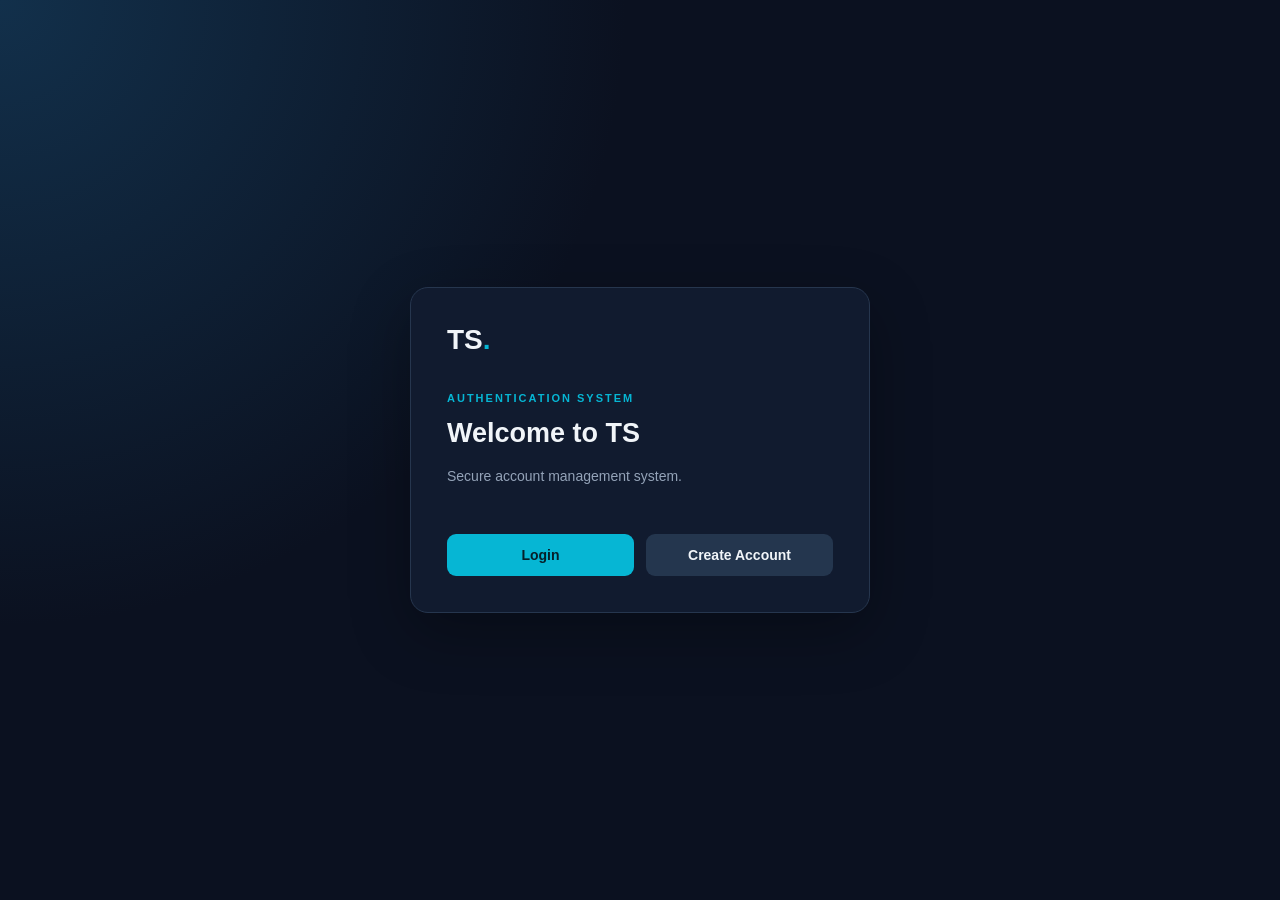
<file: Frontend/index.html>
<!DOCTYPE html>
<html lang="en">
<head>
  <meta charset="UTF-8">
  <meta name="viewport" content="width=device-width, initial-scale=1.0">
  <meta name="description" content="TS Authentication System">
  <title>TS Authentication</title>
  <link rel="stylesheet" href="css/style.css">
</head>
<body>

  <main class="container">
    <section class="card">

      <a class="brand" href="index.html">TS<span>.</span></a>

      <p class="eyebrow">AUTHENTICATION SYSTEM</p>

      <h1>Welcome to TS</h1>

      <p class="muted">
        Secure account management system.
      </p>

      <div class="actions">
        <a class="btn primary full" href="login.html">
          Login
        </a>

        <a class="btn secondary full" href="register.html">
          Create Account
        </a>
      </div>

    </section>
  </main>

</body>
</html>
</file>
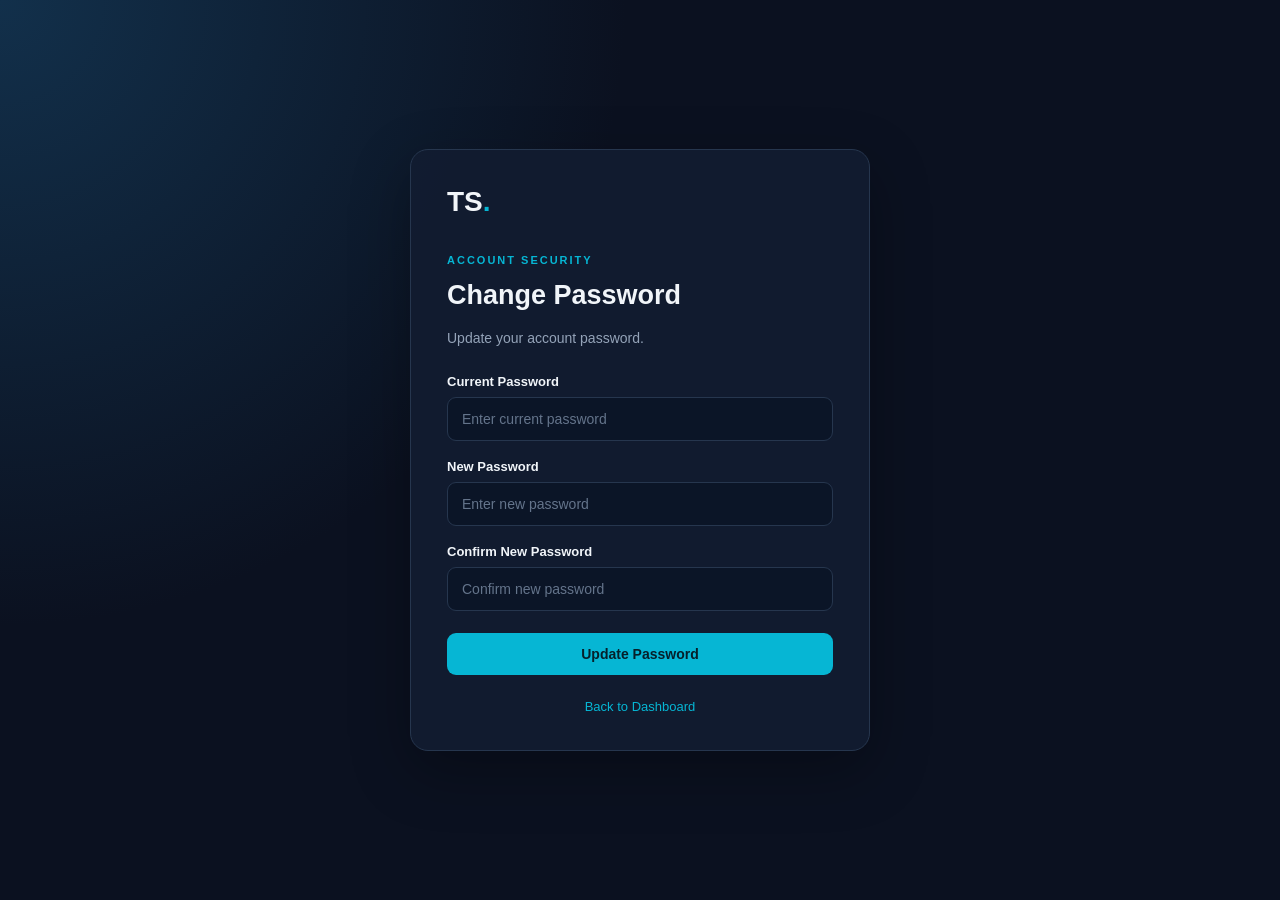
<file: Frontend/change-password.html>
<!DOCTYPE html>
<html lang="en">
<head>
  <meta charset="UTF-8">
  <meta name="viewport" content="width=device-width, initial-scale=1.0">
  <title>Change Password | TS Authentication</title>

  <link rel="stylesheet" href="css/style.css">

  <script src="js/api.js" defer></script>
  <script src="js/change-password.js" defer></script>
</head>
<body>

  <main class="container">
    <section class="card">

      <a class="brand" href="index.html">TS<span>.</span></a>

      <p class="eyebrow">ACCOUNT SECURITY</p>

      <h1>Change Password</h1>

      <p class="muted">
        Update your account password.
      </p>

      <form id="changePasswordForm">

        <label for="currentPassword">Current Password</label>

        <input
          id="currentPassword"
          name="currentPassword"
          type="password"
          placeholder="Enter current password"
          autocomplete="current-password"
          required
        >

        <label for="newPassword">New Password</label>

        <input
          id="newPassword"
          name="newPassword"
          type="password"
          placeholder="Enter new password"
          minlength="8"
          autocomplete="new-password"
          required
        >

        <label for="confirmPassword">Confirm New Password</label>

        <input
          id="confirmPassword"
          name="confirmPassword"
          type="password"
          placeholder="Confirm new password"
          minlength="8"
          autocomplete="new-password"
          required
        >

        <button class="btn primary full" type="submit">
          Update Password
        </button>

        <p
          id="message"
          class="message"
          role="status"
          aria-live="polite"
        ></p>

      </form>

      <div class="links">
        <a href="dashboard.html">Back to Dashboard</a>
      </div>

    </section>
  </main>

</body>
</html>
</file>
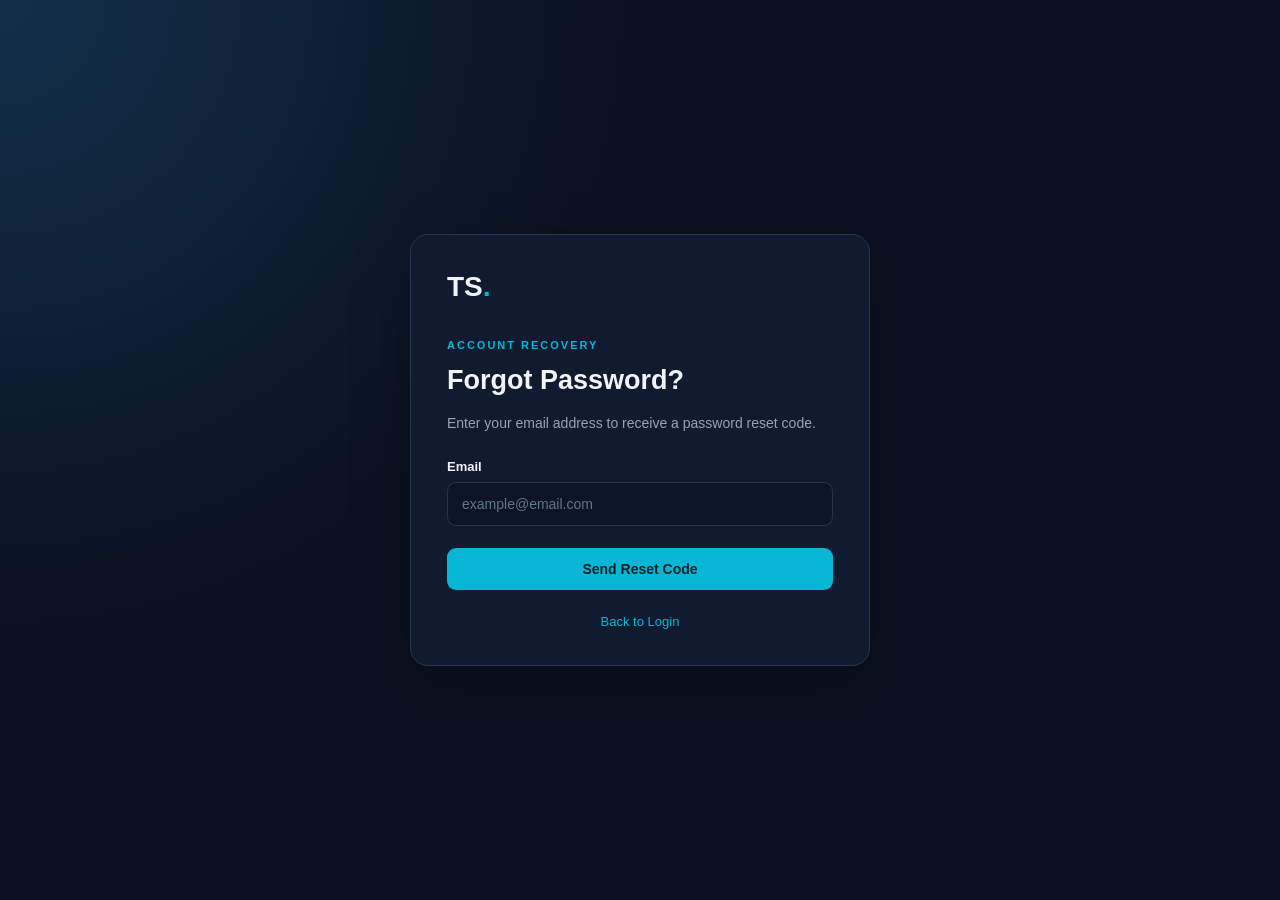
<file: Frontend/forgot-password.html>
<!DOCTYPE html>
<html lang="en">
<head>
  <meta charset="UTF-8">
  <meta name="viewport" content="width=device-width, initial-scale=1.0">
  <title>Forgot Password | TS Authentication</title>

  <link rel="stylesheet" href="css/style.css">

  <script src="js/api.js" defer></script>
  <script src="js/forgot-password.js" defer></script>
</head>
<body>

  <main class="container">
    <section class="card">

      <a class="brand" href="index.html">TS<span>.</span></a>

      <p class="eyebrow">ACCOUNT RECOVERY</p>

      <h1>Forgot Password?</h1>

      <p class="muted">
        Enter your email address to receive a password reset code.
      </p>

      <form id="forgotPasswordForm">

        <label for="email">Email</label>
        <input
          id="email"
          name="email"
          type="email"
          placeholder="example@email.com"
          autocomplete="email"
          required
        >

        <button class="btn primary full" type="submit">
          Send Reset Code
        </button>

        <p
          id="message"
          class="message"
          role="status"
          aria-live="polite"
        ></p>

      </form>

      <div class="links">
        <a href="login.html">Back to Login</a>
      </div>

    </section>
  </main>

</body>
</html>
</file>
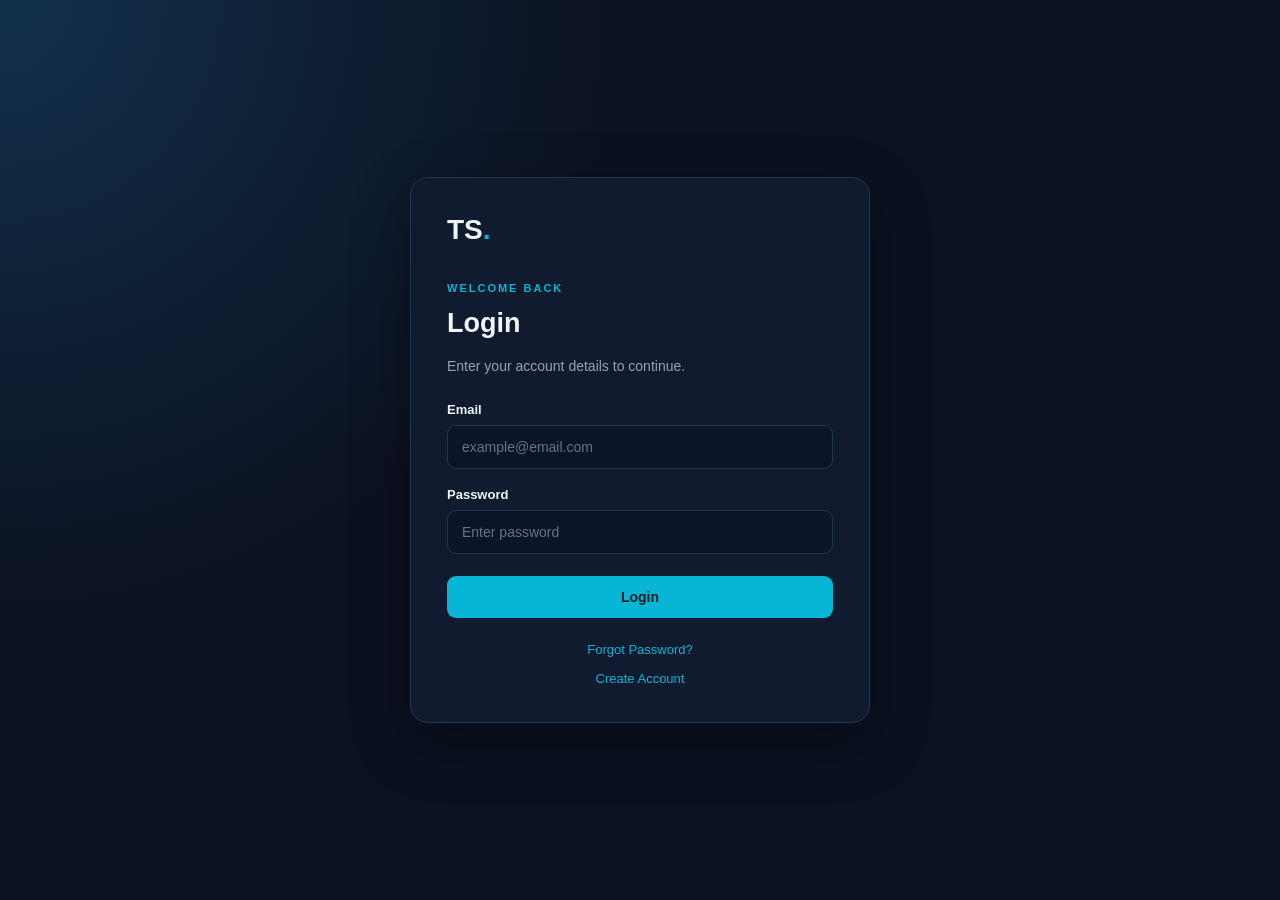
<file: Frontend/login.html>
<!DOCTYPE html>
<html lang="en">
<head>
  <meta charset="UTF-8">
  <meta name="viewport" content="width=device-width, initial-scale=1.0">
  <title>Login | TS Authentication</title>

  <link rel="stylesheet" href="css/style.css">

  <script src="js/api.js" defer></script>
  <script src="js/login.js" defer></script>
</head>
<body>

  <main class="container">
    <section class="card">

      <a class="brand" href="index.html">TS<span>.</span></a>

      <p class="eyebrow">WELCOME BACK</p>

      <h1>Login</h1>

      <p class="muted">
        Enter your account details to continue.
      </p>

      <form id="loginForm">

        <label for="email">Email</label>
        <input
          id="email"
          name="email"
          type="email"
          placeholder="example@email.com"
          autocomplete="email"
          required
        >

        <label for="password">Password</label>
        <input
          id="password"
          name="password"
          type="password"
          placeholder="Enter password"
          autocomplete="current-password"
          required
        >

        <button class="btn primary full" type="submit">
          Login
        </button>

        <p
          id="message"
          class="message"
          role="status"
          aria-live="polite"
        ></p>

      </form>

      <div class="links">
        <a href="forgot-password.html">Forgot Password?</a>
        <a href="register.html">Create Account</a>
      </div>

    </section>
  </main>

</body>
</html>
</file>
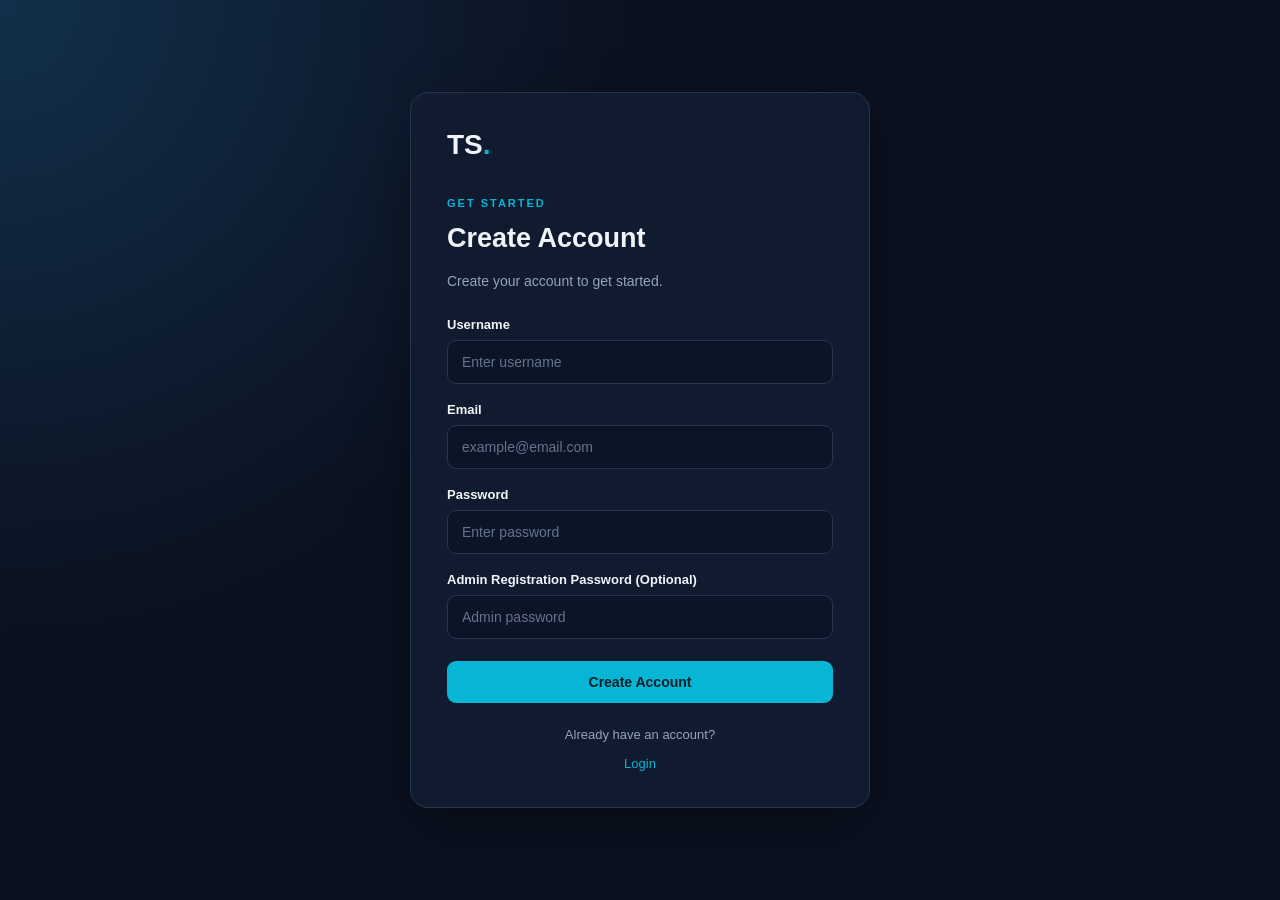
<file: Frontend/register.html>
<!DOCTYPE html>
<html lang="en">
<head>
  <meta charset="UTF-8">
  <meta name="viewport" content="width=device-width, initial-scale=1.0">
  <title>Create Account | TS Authentication</title>

  <link rel="stylesheet" href="css/style.css">

  <script src="js/api.js" defer></script>
  <script src="js/register.js" defer></script>
</head>
<body>

  <main class="container">
    <section class="card">

      <a class="brand" href="index.html">TS<span>.</span></a>

      <p class="eyebrow">GET STARTED</p>

      <h1>Create Account</h1>

      <p class="muted">
        Create your account to get started.
      </p>

      <form id="registerForm">

        <label for="username">Username</label>
        <input
          id="username"
          name="username"
          type="text"
          placeholder="Enter username"
          minlength="3"
          maxlength="30"
          autocomplete="username"
          required
        >

        <label for="email">Email</label>
        <input
          id="email"
          name="email"
          type="email"
          placeholder="example@email.com"
          autocomplete="email"
          required
        >

        <label for="password">Password</label>
        <input
          id="password"
          name="password"
          type="password"
          placeholder="Enter password"
          minlength="8"
          autocomplete="new-password"
          required
        >

        <label for="adminPassword">
          Admin Registration Password (Optional)
        </label>

        <input
          id="adminPassword"
          name="adminPassword"
          type="password"
          placeholder="Admin password"
          autocomplete="off"
        >

        <button class="btn primary full" type="submit">
          Create Account
        </button>

        <p
          id="message"
          class="message"
          role="status"
          aria-live="polite"
        ></p>

      </form>

      <div class="links">
        <span>Already have an account?</span>
        <a href="login.html">Login</a>
      </div>

    </section>
  </main>

</body>
</html>
</file>
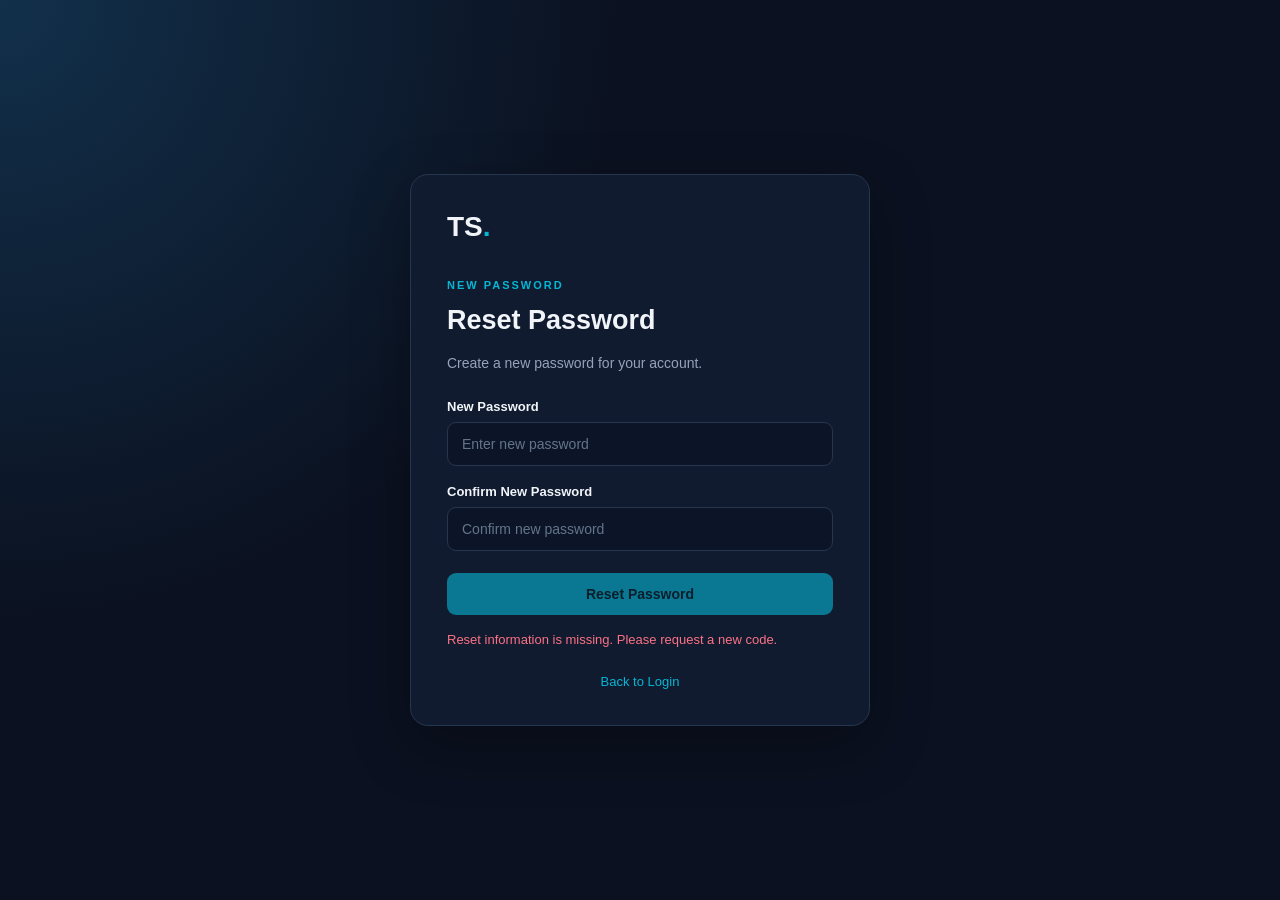
<file: Frontend/reset-password.html>
<!DOCTYPE html>
<html lang="en">
<head>
  <meta charset="UTF-8">
  <meta name="viewport" content="width=device-width, initial-scale=1.0">
  <title>Reset Password | TS Authentication</title>

  <link rel="stylesheet" href="css/style.css">

  <script src="js/api.js" defer></script>
  <script src="js/reset-password.js" defer></script>
</head>
<body>

  <main class="container">
    <section class="card">

      <a class="brand" href="index.html">TS<span>.</span></a>

      <p class="eyebrow">NEW PASSWORD</p>

      <h1>Reset Password</h1>

      <p class="muted">
        Create a new password for your account.
      </p>

      <form id="resetPasswordForm">

        <label for="newPassword">New Password</label>

        <input
          id="newPassword"
          name="newPassword"
          type="password"
          placeholder="Enter new password"
          minlength="8"
          autocomplete="new-password"
          required
        >

        <label for="confirmPassword">Confirm New Password</label>

        <input
          id="confirmPassword"
          name="confirmPassword"
          type="password"
          placeholder="Confirm new password"
          minlength="8"
          autocomplete="new-password"
          required
        >

        <button class="btn primary full" type="submit">
          Reset Password
        </button>

        <p
          id="message"
          class="message"
          role="status"
          aria-live="polite"
        ></p>

      </form>

      <div class="links">
        <a href="login.html">Back to Login</a>
      </div>

    </section>
  </main>

</body>
</html>
</file>
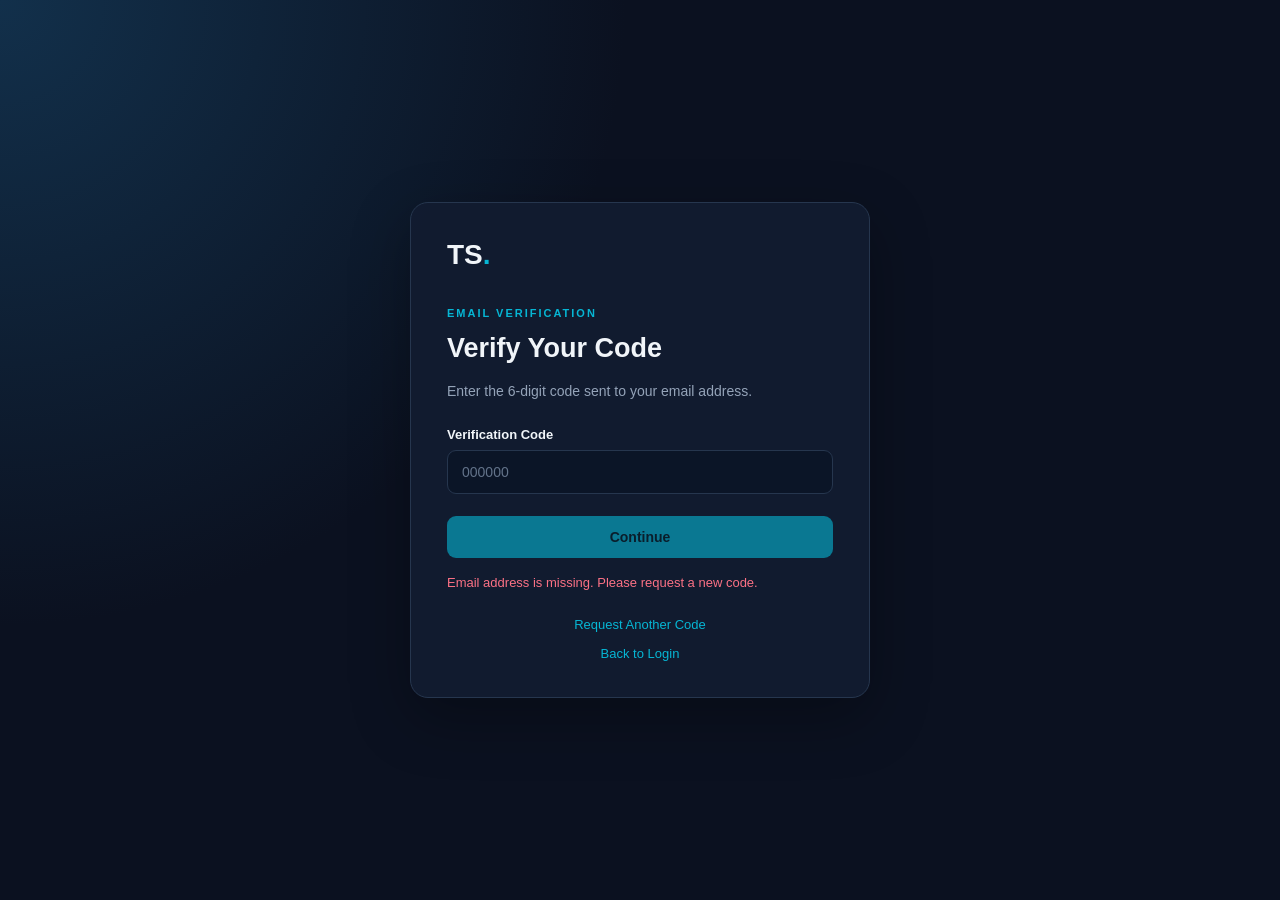
<file: Frontend/verify-code.html>
<!DOCTYPE html>
<html lang="en">
<head>
  <meta charset="UTF-8">
  <meta name="viewport" content="width=device-width, initial-scale=1.0">
  <title>Verify Code | TS Authentication</title>

  <link rel="stylesheet" href="css/style.css">

  <script src="js/api.js" defer></script>
  <script src="js/verify-code.js" defer></script>
</head>
<body>

  <main class="container">
    <section class="card">

      <a class="brand" href="index.html">TS<span>.</span></a>

      <p class="eyebrow">EMAIL VERIFICATION</p>

      <h1>Verify Your Code</h1>

      <p class="muted">
        Enter the 6-digit code sent to your email address.
      </p>

      <form id="verifyCodeForm">

        <label for="otp">Verification Code</label>

        <input
          id="otp"
          name="otp"
          type="text"
          inputmode="numeric"
          pattern="[0-9]{6}"
          maxlength="6"
          placeholder="000000"
          autocomplete="one-time-code"
          required
        >

        <button class="btn primary full" type="submit">
          Continue
        </button>

        <p
          id="message"
          class="message"
          role="status"
          aria-live="polite"
        ></p>

      </form>

      <div class="links">
        <a href="forgot-password.html">Request Another Code</a>
        <a href="login.html">Back to Login</a>
      </div>

    </section>
  </main>

</body>
</html>
</file>
<file: Frontend/css/style.css>
:root {
  --background: #0b1120;
  --card: #111c30;
  --border: #26364e;
  --text: #f1f5f9;
  --muted: #94a3b8;
  --primary: #06b6d4;
  --primary-hover: #0891b2;
  --danger: #ef476f;
  --success: #10b981;
}

* {
  box-sizing: border-box;
}

body {
  margin: 0;
  min-height: 100vh;
  background:
    radial-gradient(circle at top left, #12304b, transparent 40%),
    var(--background);
  color: var(--text);
  font-family: Arial, sans-serif;
  display: flex;
  align-items: center;
  justify-content: center;
  padding: 24px;
}

.container {
  width: 100%;
  max-width: 460px;
}

.card {
  background: rgba(17, 28, 48, 0.94);
  border: 1px solid var(--border);
  border-radius: 18px;
  padding: 36px;
  box-shadow: 0 20px 60px rgba(0, 0, 0, 0.3);
}

.hero {
  text-align: center;
}

.brand {
  display: inline-block;
  color: var(--text);
  font-size: 28px;
  font-weight: 800;
  text-decoration: none;
  margin-bottom: 25px;
}

.brand span {
  color: var(--primary);
}

.eyebrow {
  color: var(--primary);
  font-size: 11px;
  font-weight: 700;
  letter-spacing: 2px;
  margin-bottom: 12px;
}

h1 {
  font-size: 27px;
  line-height: 1.3;
  margin: 0 0 12px;
}

h2 {
  font-size: 20px;
  margin: 28px 0 15px;
}

.muted {
  color: var(--muted);
  line-height: 1.6;
  font-size: 14px;
  margin-bottom: 25px;
}

label {
  display: block;
  font-size: 13px;
  font-weight: 600;
  margin: 18px 0 8px;
}

.optional {
  color: var(--muted);
  font-weight: 400;
}

input {
  width: 100%;
  padding: 13px 14px;
  background: #0b1527;
  color: var(--text);
  border: 1px solid var(--border);
  border-radius: 9px;
  outline: none;
  font-size: 14px;
  transition: border-color 0.2s;
}

input:focus {
  border-color: var(--primary);
}

input::placeholder {
  color: #64748b;
}

.btn {
  display: inline-flex;
  justify-content: center;
  align-items: center;
  padding: 13px 18px;
  border: 0;
  border-radius: 9px;
  font-size: 14px;
  font-weight: 700;
  text-decoration: none;
  cursor: pointer;
  transition: 0.2s;
}

.primary {
  background: var(--primary);
  color: #06202a;
}

.primary:hover {
  background: var(--primary-hover);
  color: white;
}

.secondary {
  background: #24364e;
  color: var(--text);
}

.secondary:hover {
  background: #344b68;
}

.danger {
  background: rgba(239, 71, 111, 0.15);
  color: #ff829e;
  border: 1px solid rgba(239, 71, 111, 0.3);
}

.full {
  width: 100%;
  margin-top: 22px;
}

.actions {
  display: flex;
  gap: 12px;
  justify-content: center;
  margin-top: 25px;
}

.vertical {
  flex-direction: column;
}

.links {
  display: flex;
  flex-direction: column;
  gap: 14px;
  text-align: center;
  margin-top: 24px;
  font-size: 13px;
  color: var(--muted);
}

.links a {
  color: var(--primary);
  text-decoration: none;
}

.links a:hover {
  text-decoration: underline;
}

.message {
  font-size: 13px;
  line-height: 1.5;
  margin-top: 15px;
  color: var(--muted);
}

.message.success {
  color: var(--success);
}

.message.error {
  color: #fb7185;
}

.profile {
  background: #0b1527;
  border: 1px solid var(--border);
  border-radius: 12px;
  padding: 5px 16px;
  margin-top: 25px;
}

.profile-row {
  display: flex;
  justify-content: space-between;
  gap: 12px;
  padding: 15px 0;
  border-bottom: 1px solid var(--border);
  font-size: 13px;
}

.profile-row:last-child {
  border-bottom: 0;
}

.profile-row span {
  color: var(--muted);
}

.profile-row strong {
  text-align: right;
  overflow-wrap: anywhere;
}

.hidden {
  display: none;
}

button:disabled {
  opacity: 0.6;
  cursor: not-allowed;
}

@media (max-width: 480px) {
  body {
    padding: 14px;
  }

  .card {
    padding: 25px 20px;
  }

  h1 {
    font-size: 23px;
  }

  .actions:not(.vertical) {
    flex-direction: column;
  }

  .profile-row {
    flex-direction: column;
    gap: 6px;
  }

  .profile-row strong {
    text-align: left;
  }
}
</file>
